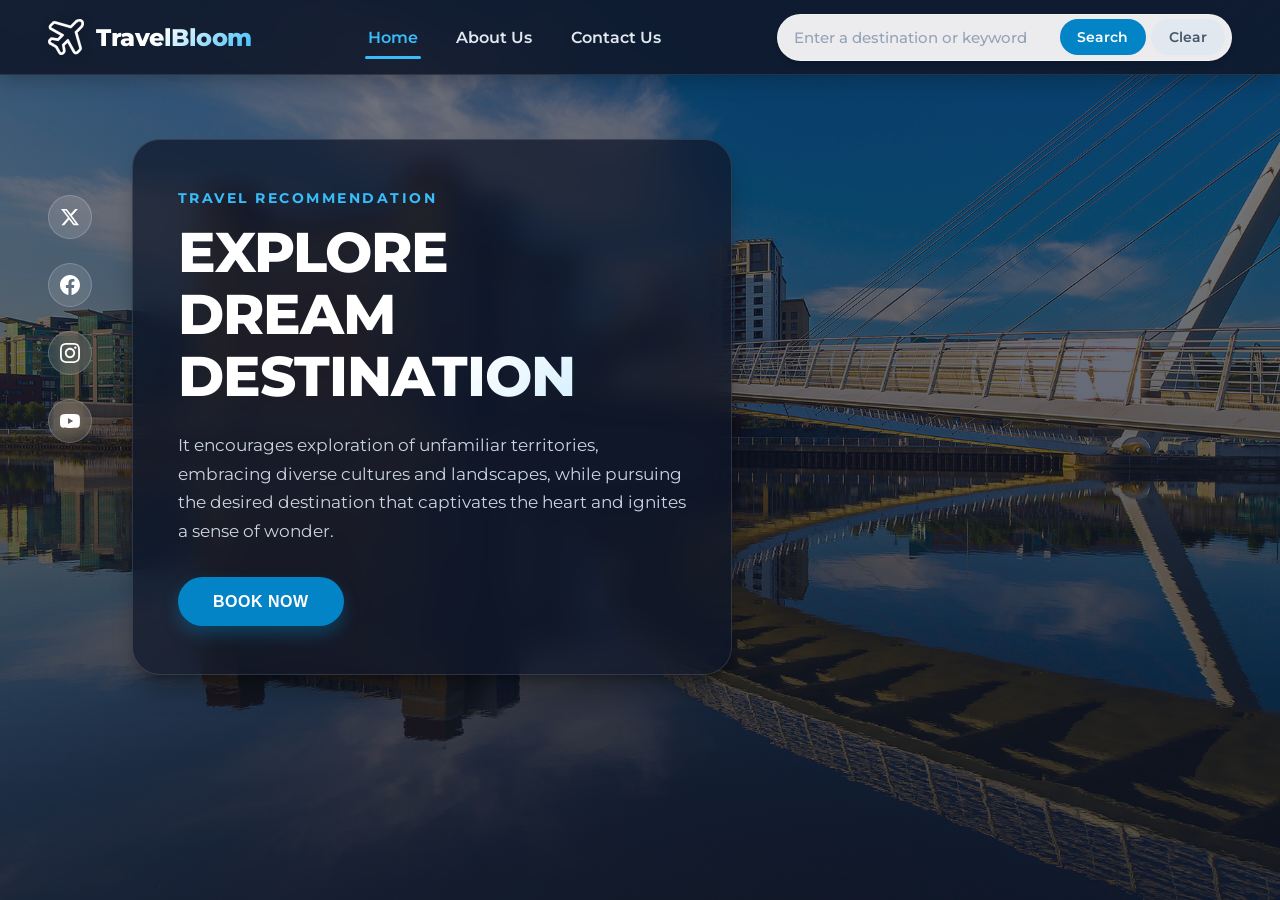
<file: index.html>
<!DOCTYPE html>
<html lang="en">
<head>
  <meta charset="UTF-8">
  <meta name="viewport" content="width=device-width, initial-scale=1.0">
  <title>TravelBloom - Explore Dream Destination</title>
  <link rel="stylesheet" href="style.css">
</head>
<body>

  <!-- Navigation Bar -->
  <nav class="navbar">
    <a href="index.html" class="logo-container">
      <img src="images/plane.svg" alt="TravelBloom Logo">
      <span class="logo-text">TravelBloom</span>
    </a>

    <ul class="nav-links">
      <li><a href="index.html" class="active">Home</a></li>
      <li><a href="about_us.html">About Us</a></li>
      <li><a href="contact_us.html">Contact Us</a></li>
    </ul>

    <div class="nav-search-form">
      <input type="text" id="searchInput" class="search-input" placeholder="Enter a destination or keyword">
      <button type="button" id="btnSearch" class="nav-btn btn-search">Search</button>
      <button type="button" id="btnReset" class="nav-btn btn-reset">Clear</button>
    </div>
  </nav>

  <!-- Hero Main Section -->
  <main class="hero-wrapper">
    <!-- Left Social Sidebar -->
    <aside class="social-sidebar">
      <a href="https://twitter.com" target="_blank" rel="noopener noreferrer" title="Twitter / X">
        <svg viewBox="0 0 24 24"><path d="M18.244 2.25h3.308l-7.227 8.26 8.502 11.24H16.17l-5.214-6.817L4.99 21.75H1.68l7.73-8.835L1.254 2.25H8.08l4.713 6.231zm-1.161 17.52h1.833L7.084 4.126H5.117z"/></svg>
      </a>
      <a href="https://facebook.com" target="_blank" rel="noopener noreferrer" title="Facebook">
        <svg viewBox="0 0 24 24"><path d="M24 12.073c0-6.627-5.373-12-12-12s-12 5.373-12 12c0 5.99 4.388 10.954 10.125 11.854v-8.385H7.078v-3.47h3.047V9.43c0-3.007 1.792-4.669 4.533-4.669 1.312 0 2.686.235 2.686.235v2.953H15.83c-1.491 0-1.956.925-1.956 1.874v2.25h3.328l-.532 3.47h-2.796v8.385C19.612 23.027 24 18.062 24 12.073z"/></svg>
      </a>
      <a href="https://instagram.com" target="_blank" rel="noopener noreferrer" title="Instagram">
        <svg viewBox="0 0 24 24"><path d="M12 2.163c3.204 0 3.584.012 4.85.07 3.252.148 4.771 1.691 4.919 4.919.058 1.265.069 1.645.069 4.849 0 3.205-.012 3.584-.069 4.849-.149 3.225-1.664 4.771-4.919 4.919-1.266.058-1.644.07-4.85.07-3.204 0-3.584-.012-4.849-.07-3.26-.149-4.771-1.699-4.919-4.92-.058-1.265-.07-1.644-.07-4.849 0-3.204.013-3.583.07-4.849.149-3.227 1.664-4.771 4.919-4.919 1.266-.057 1.645-.069 4.849-.069zm0-2.163c-3.259 0-3.667.014-4.947.072-4.358.2-6.78 2.618-6.98 6.98-.059 1.281-.073 1.689-.073 4.948 0 3.259.014 3.668.072 4.948.2 4.358 2.618 6.78 6.98 6.98 1.281.058 1.689.072 4.948.072 3.259 0 3.668-.014 4.948-.072 4.354-.2 6.782-2.618 6.979-6.98.059-1.28.073-1.689.073-4.948 0-3.259-.014-3.667-.072-4.947-.196-4.354-2.617-6.78-6.979-6.98-1.281-.059-1.69-.073-4.949-.073zm0 5.838c-3.403 0-6.162 2.759-6.162 6.162s2.759 6.163 6.162 6.163 6.162-2.759 6.162-6.163c0-3.403-2.759-6.162-6.162-6.162zm0 10.162c-2.209 0-4-1.79-4-4 0-2.209 1.791-4 4-4s4 1.791 4 4c0 2.21-1.791 4-4 4zm6.406-11.845c-.796 0-1.441.645-1.441 1.44s.645 1.44 1.441 1.44c.795 0 1.439-.645 1.439-1.44s-.644-1.44-1.439-1.44z"/></svg>
      </a>
      <a href="https://youtube.com" target="_blank" rel="noopener noreferrer" title="YouTube">
        <svg viewBox="0 0 24 24"><path d="M23.498 6.186a3.016 3.016 0 0 0-2.122-2.136C19.505 3.545 12 3.545 12 3.545s-7.505 0-9.377.505A3.017 3.017 0 0 0 .502 6.186C0 8.07 0 12 0 12s0 3.93.502 5.814a3.016 3.016 0 0 0 2.122 2.136c1.871.505 9.376.505 9.376.505s7.505 0 9.377-.505a3.015 3.015 0 0 0 2.122-2.136C24 15.93 24 12 24 12s0-3.93-.502-5.814zM9.545 15.568V8.432L15.818 12l-6.273 3.568z"/></svg>
      </a>
    </aside>

    <!-- Hero Introduction Content -->
    <section class="hero-content">
      <span class="hero-tag">Travel Recommendation</span>
      <h1 class="hero-title">EXPLORE<br>DREAM<br>DESTINATION</h1>
      <p class="hero-desc">
        It encourages exploration of unfamiliar territories, embracing diverse cultures and landscapes, while pursuing the desired destination that captivates the heart and ignites a sense of wonder.
      </p>
      <button type="button" class="btn-book-now" onclick="alert('Welcome aboard! Explore our curated recommendations using the search bar above.')">BOOK NOW</button>
    </section>

    <!-- Recommendation Search Results Container -->
    <section id="searchResults" class="results-wrapper" style="display: none;">
    </section>
  </main>

  <script src="travel_recommendation.js"></script>
</body>
</html>
</file>
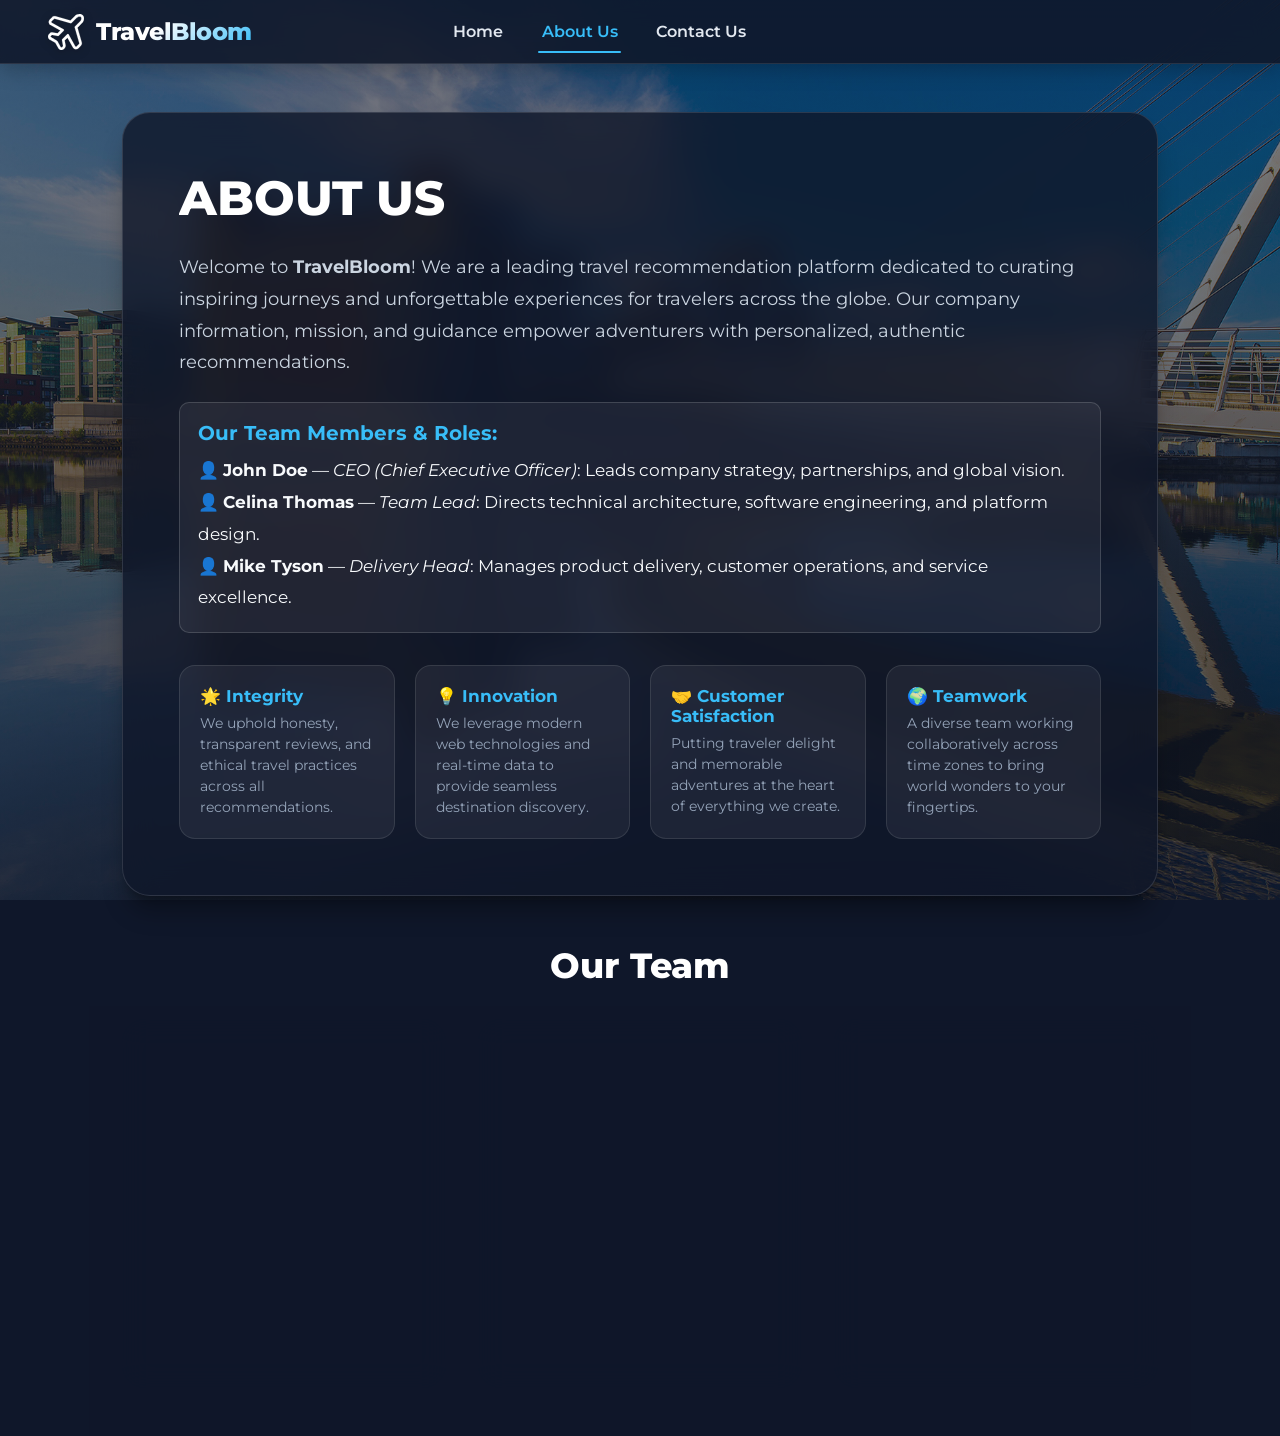
<file: about.html>
<!DOCTYPE html>
<html lang="en">
<head>
  <meta charset="UTF-8">
  <meta name="viewport" content="width=device-width, initial-scale=1.0">
  <title>About Us - TravelBloom</title>
  <link rel="stylesheet" href="style.css">
</head>
<body>

  <!-- Navigation Bar -->
  <nav class="navbar">
    <a href="index.html" class="logo-container">
      <img src="images/plane.svg" alt="TravelBloom Logo">
      <span class="logo-text">TravelBloom</span>
    </a>

    <ul class="nav-links">
      <li><a href="index.html">Home</a></li>
      <li><a href="about_us.html" class="active">About Us</a></li>
      <li><a href="contact_us.html">Contact Us</a></li>
    </ul>

    <div class="nav-search-form" style="visibility: hidden;">
      <input type="text" class="search-input" placeholder="Search...">
    </div>
  </nav>

  <!-- About Us Main Content -->
  <main class="page-container">
    <div class="about-card">
      <h1 class="page-title">About Us</h1>
      <p class="about-intro">
        Welcome to <strong>TravelBloom</strong>! We are a leading travel recommendation platform dedicated to curating inspiring journeys and unforgettable experiences for travelers across the globe. Our company information, mission, and guidance empower adventurers with personalized, authentic recommendations.
      </p>

      <!-- Team Members and Roles Section (Prominent for rubrics) -->
      <div class="team-overview" style="margin: 20px 0; padding: 18px; background: rgba(255,255,255,0.06); border: 1px solid rgba(255,255,255,0.15); border-radius: 10px;">
        <h3 style="color: #38bdf8; margin-bottom: 10px; font-size: 1.25rem;">Our Team Members & Roles:</h3>
        <ul style="list-style-type: none; padding-left: 0; line-height: 1.9; font-size: 1.05rem;">
          <li>👤 <strong>John Doe</strong> — <em>CEO (Chief Executive Officer)</em>: Leads company strategy, partnerships, and global vision.</li>
          <li>👤 <strong>Celina Thomas</strong> — <em>Team Lead</em>: Directs technical architecture, software engineering, and platform design.</li>
          <li>👤 <strong>Mike Tyson</strong> — <em>Delivery Head</em>: Manages product delivery, customer operations, and service excellence.</li>
        </ul>
      </div>

      <div class="values-grid">
        <div class="value-item">
          <h4>🌟 Integrity</h4>
          <p>We uphold honesty, transparent reviews, and ethical travel practices across all recommendations.</p>
        </div>
        <div class="value-item">
          <h4>💡 Innovation</h4>
          <p>We leverage modern web technologies and real-time data to provide seamless destination discovery.</p>
        </div>
        <div class="value-item">
          <h4>🤝 Customer Satisfaction</h4>
          <p>Putting traveler delight and memorable adventures at the heart of everything we create.</p>
        </div>
        <div class="value-item">
          <h4>🌍 Teamwork</h4>
          <p>A diverse team working collaboratively across time zones to bring world wonders to your fingertips.</p>
        </div>
      </div>
    </div>

    <!-- Our Team Section -->
    <h2 class="section-title">Our Team</h2>
    <div class="team-grid">
      <!-- Member 1 -->
      <div class="team-card">
        <div class="team-avatar">
          <img src="images/john.svg" alt="John Doe">
        </div>
        <h3 class="team-name">John Doe</h3>
        <p class="team-desc">John steers our vision and strategic partnerships, passionate about opening new horizons for global travel.</p>
        <span class="role-badge">CEO</span>
      </div>

      <!-- Member 2 -->
      <div class="team-card">
        <div class="team-avatar">
          <img src="images/celina.svg" alt="Celina Thomas">
        </div>
        <h3 class="team-name">Celina Thomas</h3>
        <p class="team-desc">Celina leads our technical and design teams, ensuring our recommendations are intuitive and engaging.</p>
        <span class="role-badge">Team Lead</span>
      </div>

      <!-- Member 3 -->
      <div class="team-card">
        <div class="team-avatar">
          <img src="images/mike.svg" alt="Mike Tyson">
        </div>
        <h3 class="team-name">Mike Tyson</h3>
        <p class="team-desc">Mike drives delivery excellence, coordinating fast content delivery and responsive customer support.</p>
        <span class="role-badge">Delivery Head</span>
      </div>
    </div>
  </main>

</body>
</html>
</file>
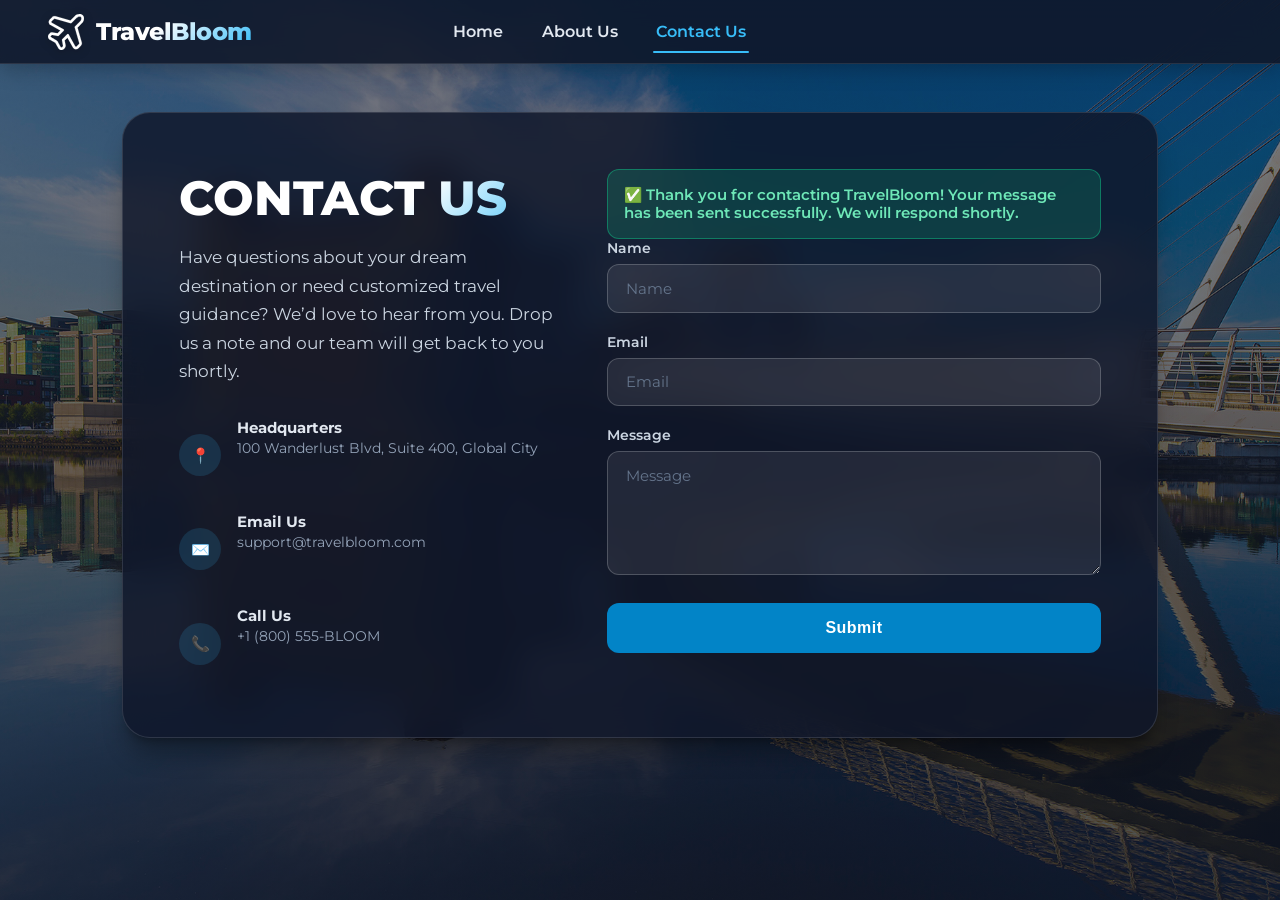
<file: contact.html>
<!DOCTYPE html>
<html lang="en">
<head>
  <meta charset="UTF-8">
  <meta name="viewport" content="width=device-width, initial-scale=1.0">
  <title>Contact Us - TravelBloom</title>
  <link rel="stylesheet" href="style.css">
</head>
<body>

  <!-- Navigation Bar -->
  <nav class="navbar">
    <a href="index.html" class="logo-container">
      <img src="images/plane.svg" alt="TravelBloom Logo">
      <span class="logo-text">TravelBloom</span>
    </a>

    <ul class="nav-links">
      <li><a href="index.html">Home</a></li>
      <li><a href="about_us.html">About Us</a></li>
      <li><a href="contact_us.html" class="active">Contact Us</a></li>
    </ul>

    <div class="nav-search-form" style="visibility: hidden;">
      <input type="text" class="search-input" placeholder="Search...">
    </div>
  </nav>

  <!-- Contact Us Main Content -->
  <main class="page-container">
    <div class="contact-layout">
      <!-- Contact Info Section -->
      <section class="contact-info">
        <h1>Contact Us</h1>
        <p>
          Have questions about your dream destination or need customized travel guidance? We’d love to hear from you. Drop us a note and our team will get back to you shortly.
        </p>

        <div class="contact-methods">
          <div class="contact-item">
            <div class="contact-icon">📍</div>
            <div>
              <strong>Headquarters</strong>
              <p style="color: #94a3b8; font-size: 0.88rem;">100 Wanderlust Blvd, Suite 400, Global City</p>
            </div>
          </div>

          <div class="contact-item">
            <div class="contact-icon">✉️</div>
            <div>
              <strong>Email Us</strong>
              <p style="color: #94a3b8; font-size: 0.88rem;">support@travelbloom.com</p>
            </div>
          </div>

          <div class="contact-item">
            <div class="contact-icon">📞</div>
            <div>
              <strong>Call Us</strong>
              <p style="color: #94a3b8; font-size: 0.88rem;">+1 (800) 555-BLOOM</p>
            </div>
          </div>
        </div>
      </section>

      <!-- Contact Form -->
      <section>
        <div id="formAlert" class="form-alert success">
          ✅ Thank you for contacting TravelBloom! Your message has been sent successfully. We will respond shortly.
        </div>

        <form id="contactForm" class="contact-form" onsubmit="handleContactSubmit(event)">
          <div class="form-group">
            <label for="name">Name</label>
            <input type="text" id="name" name="name" placeholder="Name" required>
          </div>

          <div class="form-group">
            <label for="email">Email</label>
            <input type="email" id="email" name="email" placeholder="Email" required>
          </div>

          <div class="form-group">
            <label for="message">Message</label>
            <textarea id="message" name="message" rows="5" placeholder="Message" required></textarea>
          </div>

          <button type="submit" id="submitButton" class="btn-submit">Submit</button>
        </form>
      </section>
    </div>
  </main>

  <script>
    function handleContactSubmit(event) {
      event.preventDefault();
      const form = document.getElementById('contactForm');
      const alertBox = document.getElementById('formAlert');
      
      alertBox.style.display = 'block';
      form.reset();

      setTimeout(() => {
        alertBox.style.display = 'none';
      }, 6000);
    }
  </script>

</body>
</html>
</file>
<file: style.css>
@import url('https://fonts.googleapis.com/css2?family=Montserrat:wght@400;500;600;700;800&family=Playfair+Display:wght@700&display=swap');

* {
  margin: 0;
  padding: 0;
  box-sizing: border-box;
}

:root {
  --primary: #0284c7;
  --primary-dark: #0369a1;
  --accent: #38bdf8;
  --navy: #0f172a;
  --dark-glass: rgba(15, 23, 42, 0.75);
  --light-glass: rgba(255, 255, 255, 0.92);
  --card-bg: rgba(255, 255, 255, 0.95);
  --text-dark: #0f172a;
  --text-light: #f8fafc;
  --text-muted: #64748b;
  --shadow-lg: 0 20px 25px -5px rgba(0, 0, 0, 0.3), 0 8px 10px -6px rgba(0, 0, 0, 0.3);
  --shadow-md: 0 4px 6px -1px rgba(0, 0, 0, 0.1), 0 2px 4px -2px rgba(0, 0, 0, 0.1);
  --transition: all 0.3s cubic-bezier(0.4, 0, 0.2, 1);
}

body {
  font-family: 'Montserrat', sans-serif;
  color: var(--text-light);
  min-height: 100vh;
  position: relative;
  background-color: var(--navy);
  background-image: linear-gradient(rgba(15, 23, 42, 0.55), rgba(15, 23, 42, 0.75)), url('./images/gateshead-hero.jpg');
  background-size: cover;
  background-position: center;
  background-repeat: no-repeat;
  background-attachment: fixed;
  overflow-x: hidden;
}

/* ==================== NAVBAR ==================== */
.navbar {
  position: sticky;
  top: 0;
  z-index: 1000;
  background: rgba(15, 23, 42, 0.88);
  backdrop-filter: blur(12px);
  -webkit-backdrop-filter: blur(12px);
  border-bottom: 1px solid rgba(255, 255, 255, 0.1);
  padding: 0.85rem 3rem;
  display: flex;
  align-items: center;
  justify-content: space-between;
  box-shadow: 0 4px 20px rgba(0, 0, 0, 0.25);
}

.logo-container {
  display: flex;
  align-items: center;
  gap: 0.75rem;
  text-decoration: none;
  color: var(--text-light);
}

.logo-container img {
  width: 36px;
  height: 36px;
  filter: drop-shadow(0 2px 4px rgba(0,0,0,0.3));
}

.logo-text {
  font-size: 1.5rem;
  font-weight: 800;
  letter-spacing: -0.5px;
  background: linear-gradient(135deg, #ffffff 40%, var(--accent) 100%);
  -webkit-background-clip: text;
  -webkit-text-fill-color: transparent;
}

.nav-links {
  display: flex;
  list-style: none;
  gap: 2rem;
  align-items: center;
}

.nav-links a {
  text-decoration: none;
  color: #e2e8f0;
  font-weight: 600;
  font-size: 0.98rem;
  padding: 0.5rem 0.2rem;
  position: relative;
  transition: var(--transition);
}

.nav-links a:hover,
.nav-links a.active {
  color: var(--accent);
}

.nav-links a.active::after {
  content: '';
  position: absolute;
  bottom: -4px;
  left: 0;
  width: 100%;
  height: 2.5px;
  background: var(--accent);
  border-radius: 2px;
}

.nav-search-form {
  display: flex;
  align-items: center;
  background: var(--light-glass);
  padding: 0.3rem 0.4rem 0.3rem 1rem;
  border-radius: 9999px;
  box-shadow: var(--shadow-md);
  border: 1px solid rgba(255, 255, 255, 0.3);
  transition: var(--transition);
}

.nav-search-form:focus-within {
  box-shadow: 0 0 0 3px rgba(56, 189, 248, 0.4);
  background: #ffffff;
}

.search-input {
  border: none;
  outline: none;
  background: transparent;
  color: var(--text-dark);
  font-size: 0.95rem;
  font-family: inherit;
  width: 260px;
  font-weight: 500;
}

.search-input::placeholder {
  color: #94a3b8;
}

.nav-btn {
  border: none;
  cursor: pointer;
  padding: 0.55rem 1.1rem;
  border-radius: 9999px;
  font-weight: 600;
  font-size: 0.88rem;
  font-family: inherit;
  transition: var(--transition);
  margin-left: 0.35rem;
}

.btn-search {
  background: var(--primary);
  color: #ffffff;
}

.btn-search:hover {
  background: var(--primary-dark);
  transform: translateY(-1px);
}

.btn-reset {
  background: #e2e8f0;
  color: #475569;
}

.btn-reset:hover {
  background: #cbd5e1;
  color: #1e293b;
}

/* ==================== HERO CONTAINER ==================== */
.hero-wrapper {
  display: flex;
  min-height: calc(100vh - 75px);
  padding: 2.5rem 3rem;
  gap: 2.5rem;
  align-items: flex-start;
  position: relative;
}

/* Social icons on left */
.social-sidebar {
  display: flex;
  flex-direction: column;
  gap: 1.5rem;
  padding-top: 5rem;
  align-items: center;
}

.social-sidebar a {
  display: flex;
  align-items: center;
  justify-content: center;
  width: 44px;
  height: 44px;
  border-radius: 50%;
  background: rgba(255, 255, 255, 0.12);
  backdrop-filter: blur(8px);
  color: #ffffff;
  text-decoration: none;
  border: 1px solid rgba(255, 255, 255, 0.2);
  transition: var(--transition);
}

.social-sidebar a:hover {
  background: var(--accent);
  color: var(--navy);
  transform: translateY(-3px) scale(1.05);
}

.social-sidebar svg {
  width: 20px;
  height: 20px;
  fill: currentColor;
}

/* Hero text content */
.hero-content {
  flex: 1.1;
  max-width: 600px;
  background: rgba(15, 23, 42, 0.72);
  backdrop-filter: blur(14px);
  -webkit-backdrop-filter: blur(14px);
  border: 1px solid rgba(255, 255, 255, 0.12);
  border-radius: 28px;
  padding: 3rem 2.8rem;
  box-shadow: var(--shadow-lg);
  margin-top: 1.5rem;
  animation: fadeIn 0.8s ease-out;
}

.hero-tag {
  display: inline-block;
  font-size: 0.85rem;
  font-weight: 700;
  letter-spacing: 2.5px;
  text-transform: uppercase;
  color: var(--accent);
  margin-bottom: 1rem;
}

.hero-title {
  font-family: 'Montserrat', sans-serif;
  font-size: 3.5rem;
  font-weight: 800;
  line-height: 1.1;
  letter-spacing: -1px;
  margin-bottom: 1.5rem;
  text-transform: uppercase;
  background: linear-gradient(135deg, #ffffff 60%, #bae6fd 100%);
  -webkit-background-clip: text;
  -webkit-text-fill-color: transparent;
}

.hero-desc {
  font-size: 1.05rem;
  line-height: 1.7;
  color: #cbd5e1;
  margin-bottom: 2rem;
  font-weight: 400;
}

.btn-book-now {
  background: linear-gradient(135deg, var(--primary) 0%, #0284c7 100%);
  color: #ffffff;
  border: none;
  padding: 0.95rem 2.2rem;
  font-size: 1rem;
  font-weight: 700;
  border-radius: 9999px;
  cursor: pointer;
  letter-spacing: 0.5px;
  box-shadow: 0 8px 16px rgba(2, 132, 199, 0.35);
  transition: var(--transition);
}

.btn-book-now:hover {
  background: linear-gradient(135deg, var(--primary-dark) 0%, var(--primary) 100%);
  transform: translateY(-2px);
  box-shadow: 0 12px 20px rgba(2, 132, 199, 0.45);
}

/* ==================== SEARCH RESULTS CONTAINER ==================== */
.results-wrapper {
  flex: 1.3;
  max-width: 650px;
  margin-top: 1.5rem;
  display: flex;
  flex-direction: column;
  gap: 1.5rem;
  max-height: calc(100vh - 120px);
  overflow-y: auto;
  padding-right: 0.5rem;
  scrollbar-width: thin;
  scrollbar-color: rgba(255, 255, 255, 0.3) transparent;
}

.results-wrapper::-webkit-scrollbar {
  width: 6px;
}
.results-wrapper::-webkit-scrollbar-thumb {
  background-color: rgba(255, 255, 255, 0.3);
  border-radius: 3px;
}

.results-header {
  color: #e2e8f0;
  font-size: 1.25rem;
  font-weight: 700;
  display: flex;
  align-items: center;
  gap: 0.5rem;
}

.results-header span {
  color: var(--accent);
}

.destination-card {
  background: var(--card-bg);
  color: var(--text-dark);
  border-radius: 20px;
  overflow: hidden;
  box-shadow: var(--shadow-lg);
  border: 1px solid rgba(255, 255, 255, 0.5);
  transition: var(--transition);
  animation: slideIn 0.5s ease-out;
}

.destination-card:hover {
  transform: translateY(-4px);
  box-shadow: 0 25px 30px -5px rgba(0, 0, 0, 0.35);
}

.card-img-wrap {
  width: 100%;
  height: 220px;
  overflow: hidden;
  position: relative;
}

.card-img-wrap img {
  width: 100%;
  height: 100%;
  object-fit: cover;
  transition: transform 0.5s ease;
}

.destination-card:hover .card-img-wrap img {
  transform: scale(1.05);
}

.time-badge {
  position: absolute;
  top: 12px;
  right: 12px;
  background: rgba(15, 23, 42, 0.85);
  color: #38bdf8;
  padding: 0.35rem 0.75rem;
  border-radius: 9999px;
  font-size: 0.8rem;
  font-weight: 600;
  backdrop-filter: blur(6px);
  display: flex;
  align-items: center;
  gap: 0.3rem;
  border: 1px solid rgba(255, 255, 255, 0.2);
}

.card-body {
  padding: 1.5rem;
}

.card-title {
  font-size: 1.35rem;
  font-weight: 700;
  color: var(--text-dark);
  margin-bottom: 0.5rem;
}

.card-desc {
  font-size: 0.92rem;
  line-height: 1.6;
  color: var(--text-muted);
  margin-bottom: 1.25rem;
}

.btn-visit {
  background: var(--primary);
  color: #ffffff;
  border: none;
  padding: 0.65rem 1.5rem;
  font-size: 0.9rem;
  font-weight: 600;
  border-radius: 9999px;
  cursor: pointer;
  transition: var(--transition);
}

.btn-visit:hover {
  background: var(--primary-dark);
  transform: translateY(-1px);
}

.no-results {
  background: rgba(15, 23, 42, 0.8);
  backdrop-filter: blur(12px);
  border: 1px solid rgba(255, 255, 255, 0.15);
  border-radius: 20px;
  padding: 2.5rem 2rem;
  text-align: center;
  color: #e2e8f0;
}

.no-results h3 {
  font-size: 1.4rem;
  margin-bottom: 0.5rem;
  color: #ffffff;
}

.no-results p {
  color: #94a3b8;
  font-size: 0.95rem;
}

/* ==================== ABOUT US PAGE ==================== */
.page-container {
  max-width: 1100px;
  margin: 3rem auto;
  padding: 0 2rem;
}

.about-card {
  background: rgba(15, 23, 42, 0.8);
  backdrop-filter: blur(16px);
  -webkit-backdrop-filter: blur(16px);
  border: 1px solid rgba(255, 255, 255, 0.12);
  border-radius: 28px;
  padding: 3.5rem;
  box-shadow: var(--shadow-lg);
  margin-bottom: 3rem;
}

.page-title {
  font-size: 3rem;
  font-weight: 800;
  text-transform: uppercase;
  margin-bottom: 1.5rem;
  background: linear-gradient(135deg, #ffffff 60%, var(--accent) 100%);
  -webkit-background-clip: text;
  -webkit-text-fill-color: transparent;
}

.about-intro {
  font-size: 1.1rem;
  line-height: 1.8;
  color: #cbd5e1;
  margin-bottom: 1.5rem;
}

.values-grid {
  display: grid;
  grid-template-columns: repeat(auto-fit, minmax(200px, 1fr));
  gap: 1.25rem;
  margin-top: 2rem;
}

.value-item {
  background: rgba(255, 255, 255, 0.06);
  border: 1px solid rgba(255, 255, 255, 0.1);
  border-radius: 16px;
  padding: 1.25rem;
}

.value-item h4 {
  color: var(--accent);
  margin-bottom: 0.4rem;
  font-size: 1.05rem;
}

.value-item p {
  color: #94a3b8;
  font-size: 0.88rem;
  line-height: 1.5;
}

.section-title {
  font-size: 2.2rem;
  font-weight: 800;
  margin-bottom: 2rem;
  text-align: center;
  color: #ffffff;
}

.team-grid {
  display: grid;
  grid-template-columns: repeat(auto-fit, minmax(280px, 1fr));
  gap: 2rem;
}

.team-card {
  background: rgba(15, 23, 42, 0.8);
  backdrop-filter: blur(14px);
  -webkit-backdrop-filter: blur(14px);
  border: 1px solid rgba(255, 255, 255, 0.12);
  border-radius: 24px;
  padding: 2.5rem 2rem;
  text-align: center;
  box-shadow: var(--shadow-lg);
  transition: var(--transition);
}

.team-card:hover {
  transform: translateY(-6px);
  border-color: rgba(56, 189, 248, 0.4);
}

.team-avatar {
  width: 90px;
  height: 90px;
  border-radius: 50%;
  margin: 0 auto 1.25rem;
  background: rgba(56, 189, 248, 0.15);
  border: 2px solid var(--accent);
  display: flex;
  align-items: center;
  justify-content: center;
  padding: 1rem;
}

.team-avatar img {
  width: 100%;
  height: 100%;
}

.team-name {
  font-size: 1.35rem;
  font-weight: 700;
  margin-bottom: 0.5rem;
  color: #ffffff;
}

.team-desc {
  color: #94a3b8;
  font-size: 0.9rem;
  line-height: 1.6;
  margin-bottom: 1.25rem;
}

.role-badge {
  display: inline-block;
  background: linear-gradient(135deg, var(--primary) 0%, var(--primary-dark) 100%);
  color: #ffffff;
  padding: 0.45rem 1.2rem;
  border-radius: 9999px;
  font-size: 0.82rem;
  font-weight: 700;
  letter-spacing: 0.5px;
  text-transform: uppercase;
}

/* ==================== CONTACT US PAGE ==================== */
.contact-layout {
  display: grid;
  grid-template-columns: 1fr 1.3fr;
  gap: 3rem;
  background: rgba(15, 23, 42, 0.82);
  backdrop-filter: blur(16px);
  -webkit-backdrop-filter: blur(16px);
  border: 1px solid rgba(255, 255, 255, 0.12);
  border-radius: 28px;
  padding: 3.5rem;
  box-shadow: var(--shadow-lg);
}

.contact-info h1 {
  font-size: 3rem;
  font-weight: 800;
  text-transform: uppercase;
  margin-bottom: 1rem;
  background: linear-gradient(135deg, #ffffff 60%, var(--accent) 100%);
  -webkit-background-clip: text;
  -webkit-text-fill-color: transparent;
}

.contact-info p {
  color: #cbd5e1;
  font-size: 1.05rem;
  line-height: 1.7;
  margin-bottom: 2rem;
}

.contact-methods {
  display: flex;
  flex-direction: column;
  gap: 1.2rem;
}

.contact-item {
  display: flex;
  align-items: center;
  gap: 1rem;
  color: #e2e8f0;
  font-size: 0.95rem;
}

.contact-icon {
  width: 42px;
  height: 42px;
  border-radius: 50%;
  background: rgba(56, 189, 248, 0.15);
  display: flex;
  align-items: center;
  justify-content: center;
  color: var(--accent);
}

.contact-form {
  display: flex;
  flex-direction: column;
  gap: 1.25rem;
}

.form-group {
  display: flex;
  flex-direction: column;
  gap: 0.45rem;
}

.form-group label {
  font-size: 0.88rem;
  font-weight: 600;
  color: #cbd5e1;
}

.form-group input,
.form-group textarea {
  background: rgba(255, 255, 255, 0.08);
  border: 1px solid rgba(255, 255, 255, 0.2);
  border-radius: 12px;
  padding: 0.85rem 1.1rem;
  color: #ffffff;
  font-family: inherit;
  font-size: 0.95rem;
  outline: none;
  transition: var(--transition);
}

.form-group input:focus,
.form-group textarea:focus {
  background: rgba(255, 255, 255, 0.14);
  border-color: var(--accent);
  box-shadow: 0 0 0 3px rgba(56, 189, 248, 0.25);
}

.form-group input::placeholder,
.form-group textarea::placeholder {
  color: #64748b;
}

.btn-submit {
  background: linear-gradient(135deg, var(--primary) 0%, #0284c7 100%);
  color: #ffffff;
  border: none;
  padding: 1rem 2rem;
  font-size: 1rem;
  font-weight: 700;
  border-radius: 12px;
  cursor: pointer;
  letter-spacing: 0.5px;
  transition: var(--transition);
  margin-top: 0.5rem;
}

.btn-submit:hover {
  background: linear-gradient(135deg, var(--primary-dark) 0%, var(--primary) 100%);
  transform: translateY(-2px);
  box-shadow: 0 8px 16px rgba(2, 132, 199, 0.35);
}

.form-alert {
  padding: 1rem;
  border-radius: 12px;
  font-size: 0.92rem;
  font-weight: 600;
  display: none;
}

.form-alert.success {
  display: block;
  background: rgba(16, 185, 129, 0.2);
  border: 1px solid rgba(16, 185, 129, 0.5);
  color: #6ee7b7;
}

/* ==================== ANIMATIONS ==================== */
@keyframes fadeIn {
  from { opacity: 0; transform: translateY(15px); }
  to { opacity: 1; transform: translateY(0); }
}

@keyframes slideIn {
  from { opacity: 0; transform: translateX(20px); }
  to { opacity: 1; transform: translateX(0); }
}

/* ==================== RESPONSIVE ==================== */
@media (max-width: 992px) {
  .navbar {
    padding: 0.85rem 1.5rem;
    flex-wrap: wrap;
    gap: 1rem;
  }
  .nav-search-form {
    order: 3;
    width: 100%;
    justify-content: space-between;
  }
  .search-input {
    width: 100%;
  }
  .hero-wrapper {
    flex-direction: column;
    padding: 1.5rem;
  }
  .social-sidebar {
    flex-direction: row;
    padding-top: 0;
  }
  .contact-layout {
    grid-template-columns: 1fr;
    padding: 2rem;
  }
  .about-card {
    padding: 2rem;
  }
}
</file>
